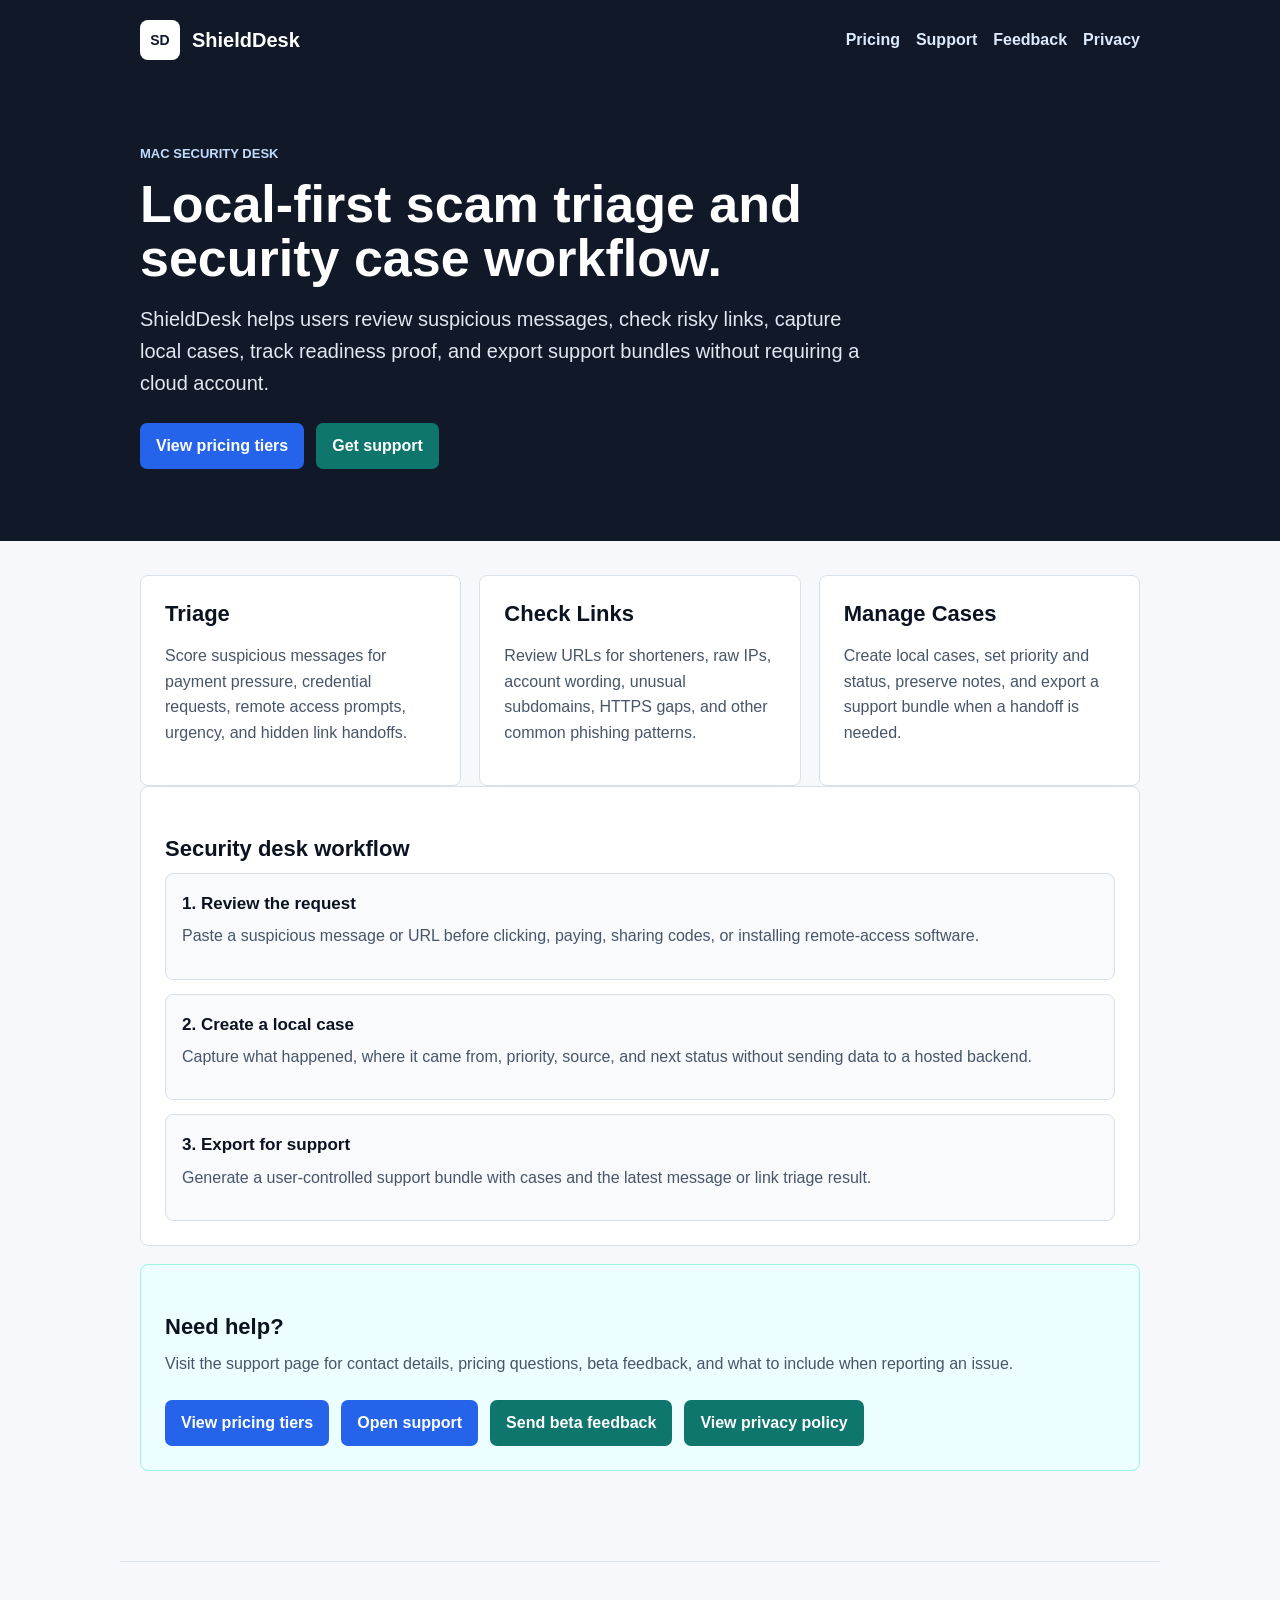
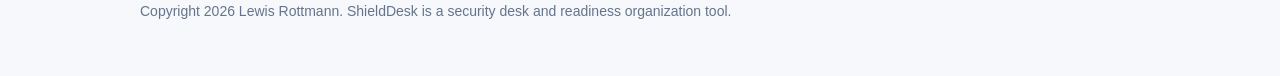
<file: index.html>
<!doctype html>
<html lang="en">
  <head>
    <meta charset="utf-8" />
    <meta name="viewport" content="width=device-width, initial-scale=1" />
    <title>ShieldDesk</title>
    <meta
      name="description"
      content="ShieldDesk is a local-first security desk for suspicious message triage, link checks, local cases, and support bundle export."
    />
    <link rel="stylesheet" href="styles.css" />
  </head>
  <body>
    <header class="site-header">
      <nav class="nav" aria-label="Main navigation">
        <a class="brand" href="index.html">
          <span class="brand-mark">SD</span>
          <span>ShieldDesk</span>
        </a>
        <div class="nav-links">
          <a href="pricing.html">Pricing</a>
          <a href="support.html">Support</a>
          <a href="feedback.html">Feedback</a>
          <a href="privacy.html">Privacy</a>
        </div>
      </nav>
      <section class="hero">
        <div class="hero-label">Mac security desk</div>
        <h1>Local-first scam triage and security case workflow.</h1>
        <p>
          ShieldDesk helps users review suspicious messages, check risky links,
          capture local cases, track readiness proof, and export support bundles
          without requiring a cloud account.
        </p>
        <div class="button-row hero-actions">
          <a class="button" href="pricing.html">View pricing tiers</a>
          <a class="button secondary" href="support.html">Get support</a>
        </div>
      </section>
    </header>

    <main class="main">
      <section class="grid" aria-label="ShieldDesk capabilities">
        <article class="card">
          <h2>Triage</h2>
          <p>
            Score suspicious messages for payment pressure, credential requests,
            remote access prompts, urgency, and hidden link handoffs.
          </p>
        </article>
        <article class="card">
          <h2>Check Links</h2>
          <p>
            Review URLs for shorteners, raw IPs, account wording, unusual
            subdomains, HTTPS gaps, and other common phishing patterns.
          </p>
        </article>
        <article class="card">
          <h2>Manage Cases</h2>
          <p>
            Create local cases, set priority and status, preserve notes, and
            export a support bundle when a handoff is needed.
          </p>
        </article>
      </section>

      <section class="content-card">
        <h2>Security desk workflow</h2>
        <div class="feature-list">
          <div>
            <strong>1. Review the request</strong>
            <p>Paste a suspicious message or URL before clicking, paying, sharing codes, or installing remote-access software.</p>
          </div>
          <div>
            <strong>2. Create a local case</strong>
            <p>Capture what happened, where it came from, priority, source, and next status without sending data to a hosted backend.</p>
          </div>
          <div>
            <strong>3. Export for support</strong>
            <p>Generate a user-controlled support bundle with cases and the latest message or link triage result.</p>
          </div>
        </div>
      </section>

      <section class="content-card callout">
        <h2>Need help?</h2>
        <p>
          Visit the support page for contact details, pricing questions, beta
          feedback, and what to include when reporting an issue.
        </p>
        <div class="button-row">
          <a class="button" href="pricing.html">View pricing tiers</a>
          <a class="button" href="support.html">Open support</a>
          <a class="button secondary" href="feedback.html">Send beta feedback</a>
          <a class="button secondary" href="privacy.html">View privacy policy</a>
        </div>
      </section>
    </main>

    <footer class="footer">
      <p class="small">Copyright 2026 Lewis Rottmann. ShieldDesk is a security desk and readiness organization tool.</p>
    </footer>
  </body>
</html>
</file>
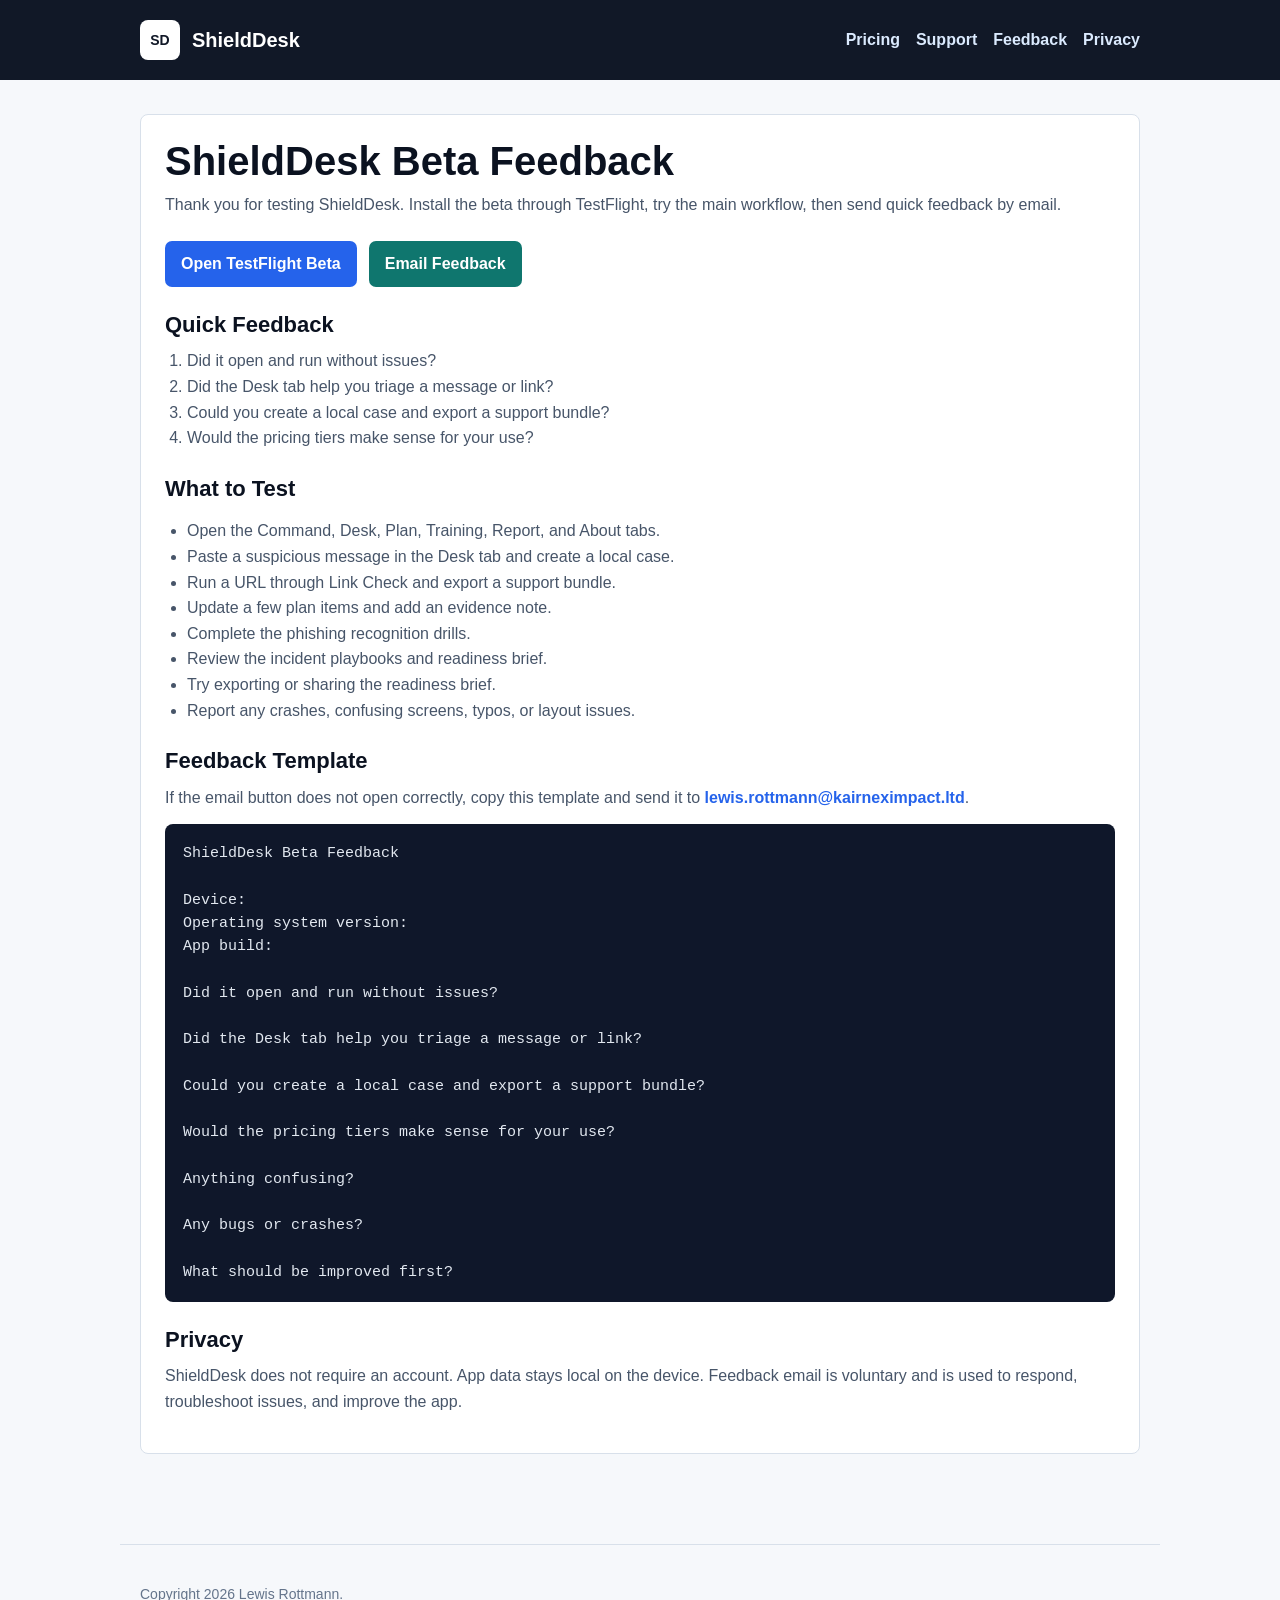
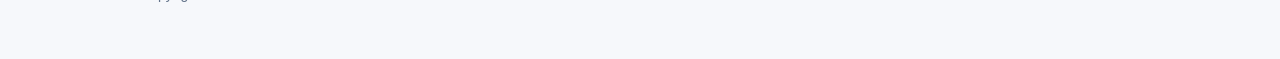
<file: feedback.html>
<!doctype html>
<html lang="en">
  <head>
    <meta charset="utf-8" />
    <meta name="viewport" content="width=device-width, initial-scale=1" />
    <title>ShieldDesk Beta Feedback</title>
    <meta
      name="description"
      content="Beta testing checklist and feedback template for ShieldDesk."
    />
    <link rel="stylesheet" href="styles.css" />
  </head>
  <body>
    <header class="site-header">
      <nav class="nav" aria-label="Main navigation">
        <a class="brand" href="index.html">
          <span class="brand-mark">SD</span>
          <span>ShieldDesk</span>
        </a>
        <div class="nav-links">
          <a href="pricing.html">Pricing</a>
          <a href="support.html">Support</a>
          <a href="feedback.html">Feedback</a>
          <a href="privacy.html">Privacy</a>
        </div>
      </nav>
    </header>

    <main class="main">
      <article class="content-card">
        <h1>ShieldDesk Beta Feedback</h1>
        <p>
          Thank you for testing ShieldDesk. Install the beta through TestFlight,
          try the main workflow, then send quick feedback by email.
        </p>

        <div class="button-row">
          <a class="button" href="https://testflight.apple.com/join/nrdks2vF">Open TestFlight Beta</a>
          <a
            class="button secondary"
            href="mailto:lewis.rottmann@kairneximpact.ltd?subject=ShieldDesk%20Beta%20Feedback&amp;body=ShieldDesk%20Beta%20Feedback%0A%0ADevice%3A%0AOperating%20system%20version%3A%0AApp%20build%3A%0A%0ADid%20it%20open%20and%20run%20without%20issues%3F%0A%0ADid%20the%20Desk%20tab%20help%20you%20triage%20a%20message%20or%20link%3F%0A%0ACould%20you%20create%20a%20local%20case%20and%20export%20a%20support%20bundle%3F%0A%0AWould%20the%20pricing%20tiers%20make%20sense%20for%20your%20use%3F%0A%0AAnything%20confusing%3F%0A%0AAny%20bugs%20or%20crashes%3F%0A%0AWhat%20should%20be%20improved%20first%3F"
            >Email Feedback</a>
        </div>

        <h2>Quick Feedback</h2>
        <ol class="question-list">
          <li>Did it open and run without issues?</li>
          <li>Did the Desk tab help you triage a message or link?</li>
          <li>Could you create a local case and export a support bundle?</li>
          <li>Would the pricing tiers make sense for your use?</li>
        </ol>

        <h2>What to Test</h2>
        <ul>
          <li>Open the Command, Desk, Plan, Training, Report, and About tabs.</li>
          <li>Paste a suspicious message in the Desk tab and create a local case.</li>
          <li>Run a URL through Link Check and export a support bundle.</li>
          <li>Update a few plan items and add an evidence note.</li>
          <li>Complete the phishing recognition drills.</li>
          <li>Review the incident playbooks and readiness brief.</li>
          <li>Try exporting or sharing the readiness brief.</li>
          <li>Report any crashes, confusing screens, typos, or layout issues.</li>
        </ul>

        <h2>Feedback Template</h2>
        <p>
          If the email button does not open correctly, copy this template and
          send it to <a href="mailto:lewis.rottmann@kairneximpact.ltd">lewis.rottmann@kairneximpact.ltd</a>.
        </p>
        <pre class="template-block">ShieldDesk Beta Feedback

Device:
Operating system version:
App build:

Did it open and run without issues?

Did the Desk tab help you triage a message or link?

Could you create a local case and export a support bundle?

Would the pricing tiers make sense for your use?

Anything confusing?

Any bugs or crashes?

What should be improved first?</pre>

        <h2>Privacy</h2>
        <p>
          ShieldDesk does not require an account. App data stays local on the
          device. Feedback email is voluntary and is used to respond,
          troubleshoot issues, and improve the app.
        </p>
      </article>
    </main>

    <footer class="footer">
      <p class="small">Copyright 2026 Lewis Rottmann.</p>
    </footer>
  </body>
</html>
</file>
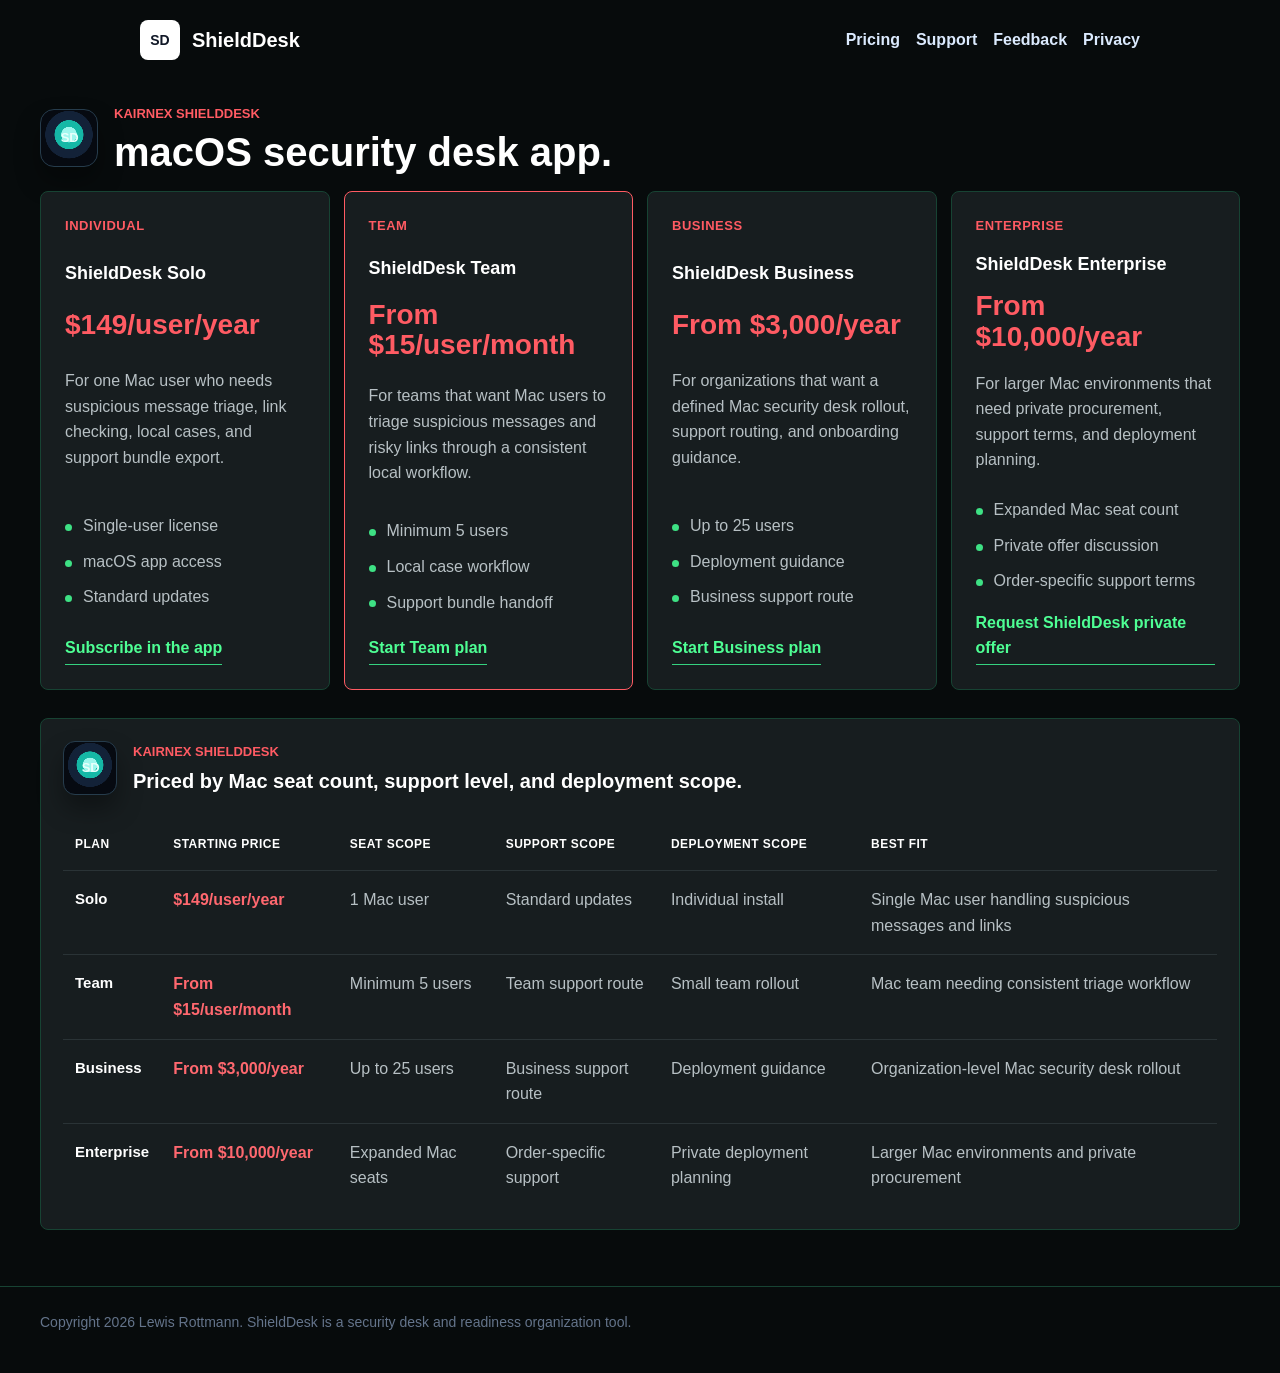
<file: pricing.html>
<!doctype html>
<html lang="en">
  <head>
    <meta charset="utf-8" />
    <meta name="viewport" content="width=device-width, initial-scale=1" />
    <title>ShieldDesk Pricing</title>
    <meta
      name="description"
      content="ShieldDesk pricing tiers for individual Mac users, teams, businesses, and enterprise deployments."
    />
    <link rel="stylesheet" href="styles.css" />
  </head>
  <body class="pricing-page">
    <header class="site-header pricing-header">
      <nav class="nav" aria-label="Main navigation">
        <a class="brand" href="index.html">
          <span class="brand-mark">SD</span>
          <span>ShieldDesk</span>
        </a>
        <div class="nav-links">
          <a href="pricing.html">Pricing</a>
          <a href="support.html">Support</a>
          <a href="feedback.html">Feedback</a>
          <a href="privacy.html">Privacy</a>
        </div>
      </nav>
      <section class="pricing-hero">
        <div class="hero-lockup">
          <span class="product-mark">SD</span>
          <div>
            <div class="hero-label danger-label">Kairnex ShieldDesk</div>
            <h1>macOS security desk app.</h1>
          </div>
        </div>
      </section>
    </header>

    <main class="pricing-main">
      <section class="pricing-grid" aria-label="ShieldDesk pricing plans">
        <article class="pricing-card">
          <span class="tier-label">Individual</span>
          <h2>ShieldDesk Solo</h2>
          <strong class="tier-price">$149/user/year</strong>
          <p>
            For one Mac user who needs suspicious message triage, link checking,
            local cases, and support bundle export.
          </p>
          <ul>
            <li>Single-user license</li>
            <li>macOS app access</li>
            <li>Standard updates</li>
          </ul>
          <a href="mailto:lewis.rottmann@kairneximpact.ltd?subject=ShieldDesk%20Solo">Subscribe in the app</a>
        </article>

        <article class="pricing-card featured">
          <span class="tier-label">Team</span>
          <h2>ShieldDesk Team</h2>
          <strong class="tier-price">From $15/user/month</strong>
          <p>
            For teams that want Mac users to triage suspicious messages and risky
            links through a consistent local workflow.
          </p>
          <ul>
            <li>Minimum 5 users</li>
            <li>Local case workflow</li>
            <li>Support bundle handoff</li>
          </ul>
          <a
            href="https://buy.stripe.com/test_28E8wRa7k5Rl0KS0UEfw400"
            target="_blank"
            rel="noopener noreferrer"
          >
            Start Team plan
          </a>
        </article>

        <article class="pricing-card">
          <span class="tier-label">Business</span>
          <h2>ShieldDesk Business</h2>
          <strong class="tier-price">From $3,000/year</strong>
          <p>
            For organizations that want a defined Mac security desk rollout,
            support routing, and onboarding guidance.
          </p>
          <ul>
            <li>Up to 25 users</li>
            <li>Deployment guidance</li>
            <li>Business support route</li>
          </ul>
          <a
            href="https://buy.stripe.com/test_5kQ3cx7ZcgvZ9hoeLufw401"
            target="_blank"
            rel="noopener noreferrer"
          >
            Start Business plan
          </a>
        </article>

        <article class="pricing-card">
          <span class="tier-label">Enterprise</span>
          <h2>ShieldDesk Enterprise</h2>
          <strong class="tier-price">From $10,000/year</strong>
          <p>
            For larger Mac environments that need private procurement, support
            terms, and deployment planning.
          </p>
          <ul>
            <li>Expanded Mac seat count</li>
            <li>Private offer discussion</li>
            <li>Order-specific support terms</li>
          </ul>
          <a href="mailto:lewis.rottmann@kairneximpact.ltd?subject=ShieldDesk%20Enterprise%20Private%20Offer">Request ShieldDesk private offer</a>
        </article>
      </section>

      <section class="pricing-table-card" aria-labelledby="pricing-scope-title">
        <div class="hero-lockup compact-lockup">
          <span class="product-mark small-mark">SD</span>
          <div>
            <div class="hero-label danger-label">Kairnex ShieldDesk</div>
            <h2 id="pricing-scope-title">Priced by Mac seat count, support level, and deployment scope.</h2>
          </div>
        </div>

        <div class="pricing-table-wrap">
          <table class="pricing-table">
            <thead>
              <tr>
                <th>Plan</th>
                <th>Starting Price</th>
                <th>Seat Scope</th>
                <th>Support Scope</th>
                <th>Deployment Scope</th>
                <th>Best Fit</th>
              </tr>
            </thead>
            <tbody>
              <tr>
                <th>Solo</th>
                <td>$149/user/year</td>
                <td>1 Mac user</td>
                <td>Standard updates</td>
                <td>Individual install</td>
                <td>Single Mac user handling suspicious messages and links</td>
              </tr>
              <tr>
                <th>Team</th>
                <td>From $15/user/month</td>
                <td>Minimum 5 users</td>
                <td>Team support route</td>
                <td>Small team rollout</td>
                <td>Mac team needing consistent triage workflow</td>
              </tr>
              <tr>
                <th>Business</th>
                <td>From $3,000/year</td>
                <td>Up to 25 users</td>
                <td>Business support route</td>
                <td>Deployment guidance</td>
                <td>Organization-level Mac security desk rollout</td>
              </tr>
              <tr>
                <th>Enterprise</th>
                <td>From $10,000/year</td>
                <td>Expanded Mac seats</td>
                <td>Order-specific support</td>
                <td>Private deployment planning</td>
                <td>Larger Mac environments and private procurement</td>
              </tr>
            </tbody>
          </table>
        </div>
      </section>
    </main>

    <footer class="footer pricing-footer">
      <p class="small">Copyright 2026 Lewis Rottmann. ShieldDesk is a security desk and readiness organization tool.</p>
    </footer>
  </body>
</html>
</file>
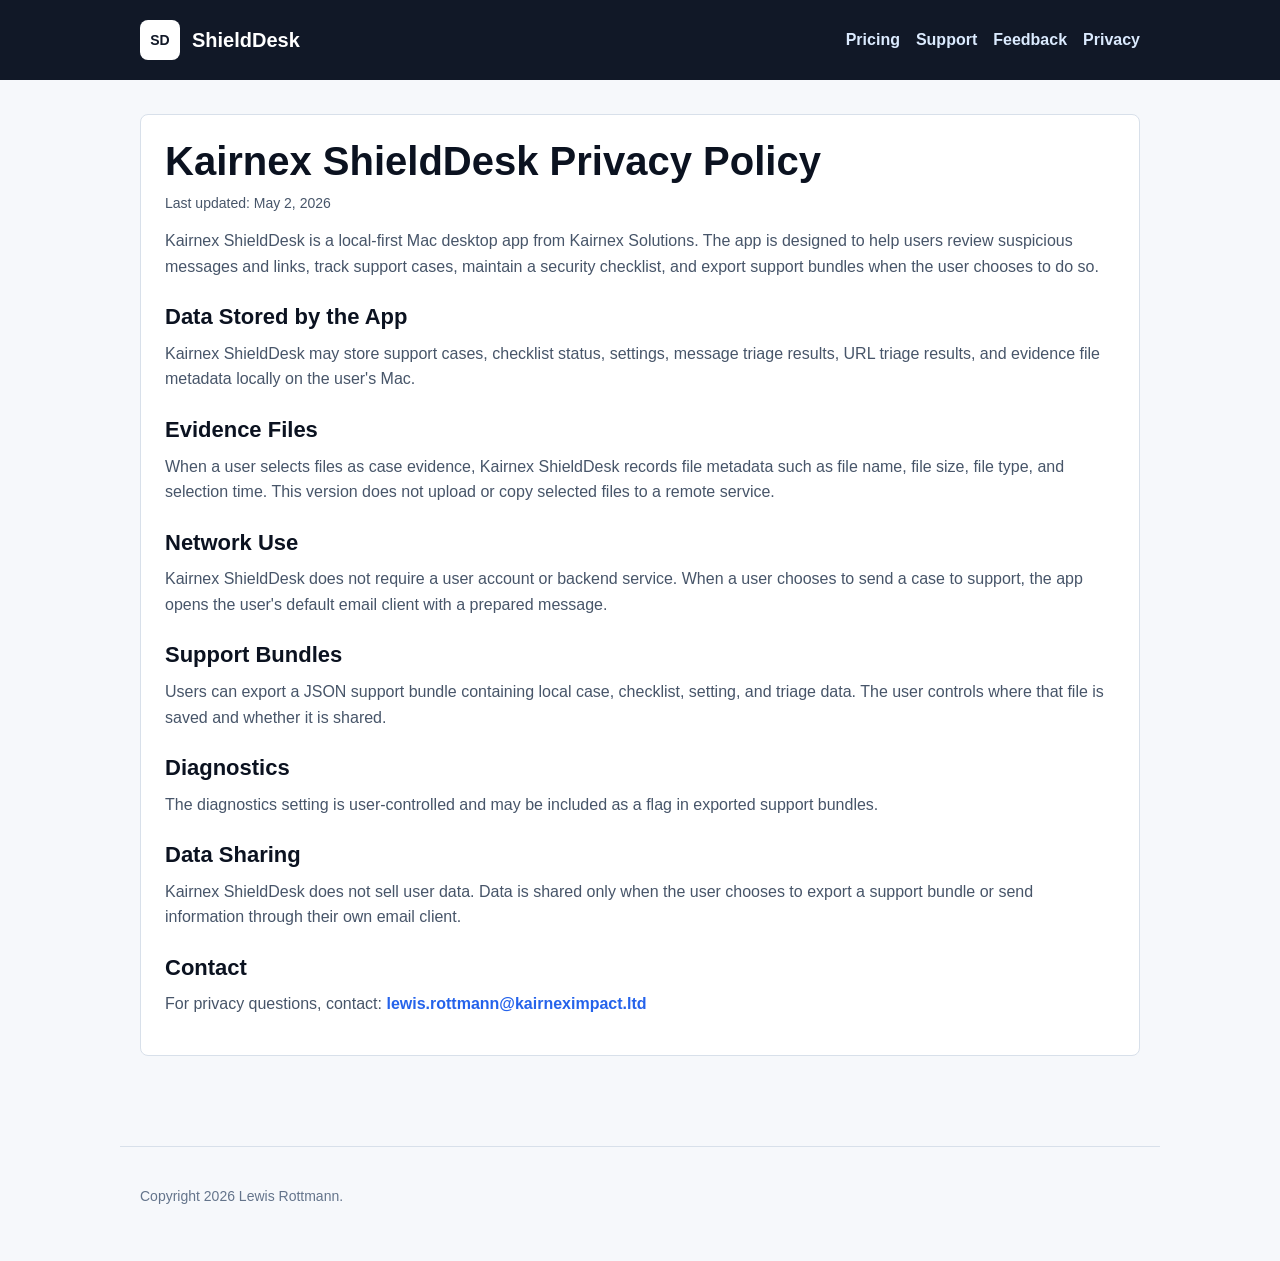
<file: privacy.html>
<!doctype html>
<html lang="en">
  <head>
    <meta charset="utf-8" />
    <meta name="viewport" content="width=device-width, initial-scale=1" />
    <title>ShieldDesk Privacy Policy</title>
    <meta
      name="description"
      content="Privacy policy for ShieldDesk, a local-first security desk app."
    />
    <link rel="stylesheet" href="styles.css" />
  </head>
  <body>
    <header class="site-header">
      <nav class="nav" aria-label="Main navigation">
        <a class="brand" href="index.html">
          <span class="brand-mark">SD</span>
          <span>ShieldDesk</span>
        </a>
        <div class="nav-links">
          <a href="pricing.html">Pricing</a>
          <a href="support.html">Support</a>
          <a href="feedback.html">Feedback</a>
          <a href="privacy.html">Privacy</a>
        </div>
      </nav>
    </header>

    <main class="main">
      <article class="content-card">
        <h1>Kairnex ShieldDesk Privacy Policy</h1>
        <p class="small">Last updated: May 2, 2026</p>

        <p>
          Kairnex ShieldDesk is a local-first Mac desktop app from Kairnex
          Solutions. The app is designed to help users review suspicious
          messages and links, track support cases, maintain a security
          checklist, and export support bundles when the user chooses to do so.
        </p>

        <h2>Data Stored by the App</h2>
        <p>
          Kairnex ShieldDesk may store support cases, checklist status,
          settings, message triage results, URL triage results, and evidence
          file metadata locally on the user's Mac.
        </p>

        <h2>Evidence Files</h2>
        <p>
          When a user selects files as case evidence, Kairnex ShieldDesk
          records file metadata such as file name, file size, file type, and
          selection time. This version does not upload or copy selected files to
          a remote service.
        </p>

        <h2>Network Use</h2>
        <p>
          Kairnex ShieldDesk does not require a user account or backend
          service. When a user chooses to send a case to support, the app opens
          the user's default email client with a prepared message.
        </p>

        <h2>Support Bundles</h2>
        <p>
          Users can export a JSON support bundle containing local case,
          checklist, setting, and triage data. The user controls where that file
          is saved and whether it is shared.
        </p>

        <h2>Diagnostics</h2>
        <p>
          The diagnostics setting is user-controlled and may be included as a
          flag in exported support bundles.
        </p>

        <h2>Data Sharing</h2>
        <p>
          Kairnex ShieldDesk does not sell user data. Data is shared only when
          the user chooses to export a support bundle or send information
          through their own email client.
        </p>

        <h2>Contact</h2>
        <p>
          For privacy questions, contact:
          <a href="mailto:lewis.rottmann@kairneximpact.ltd">lewis.rottmann@kairneximpact.ltd</a>
        </p>
      </article>
    </main>

    <footer class="footer">
      <p class="small">Copyright 2026 Lewis Rottmann.</p>
    </footer>
  </body>
</html>
</file>
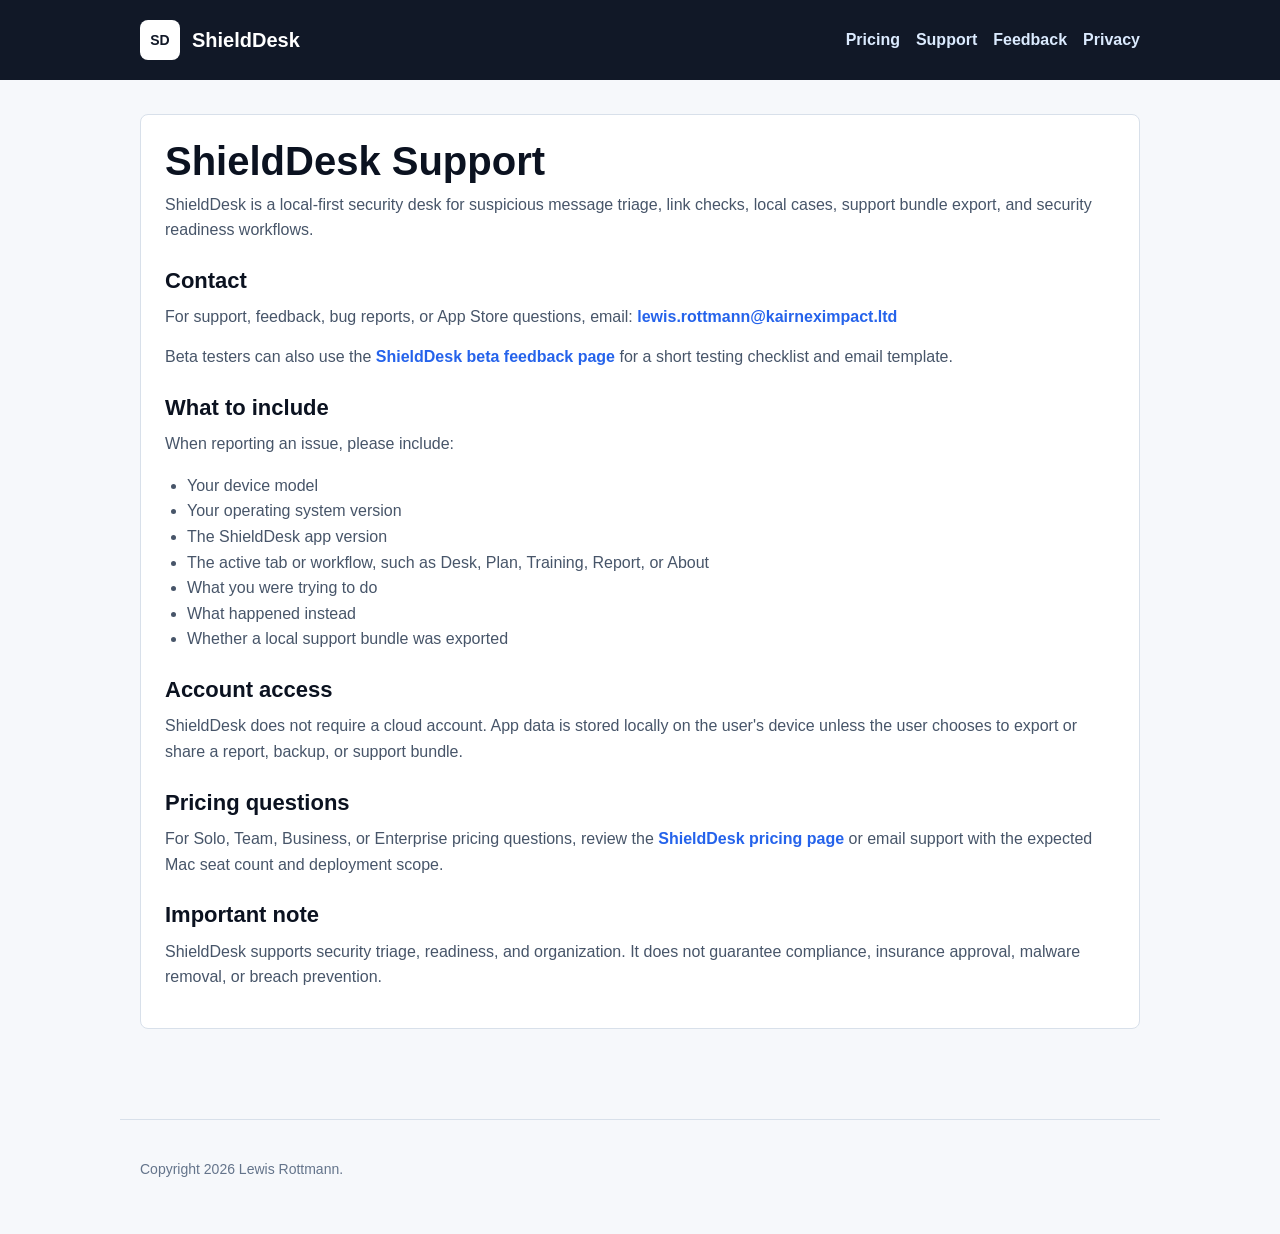
<file: support.html>
<!doctype html>
<html lang="en">
  <head>
    <meta charset="utf-8" />
    <meta name="viewport" content="width=device-width, initial-scale=1" />
    <title>ShieldDesk Support</title>
    <meta
      name="description"
      content="Support information for ShieldDesk, a local-first security desk for message triage, link checks, local cases, and support bundles."
    />
    <link rel="stylesheet" href="styles.css" />
  </head>
  <body>
    <header class="site-header">
      <nav class="nav" aria-label="Main navigation">
        <a class="brand" href="index.html">
          <span class="brand-mark">SD</span>
          <span>ShieldDesk</span>
        </a>
        <div class="nav-links">
          <a href="pricing.html">Pricing</a>
          <a href="support.html">Support</a>
          <a href="feedback.html">Feedback</a>
          <a href="privacy.html">Privacy</a>
        </div>
      </nav>
    </header>

    <main class="main">
      <article class="content-card">
        <h1>ShieldDesk Support</h1>
        <p>
          ShieldDesk is a local-first security desk for suspicious message
          triage, link checks, local cases, support bundle export, and security
          readiness workflows.
        </p>

        <h2>Contact</h2>
        <p>
          For support, feedback, bug reports, or App Store questions, email:
          <a href="mailto:lewis.rottmann@kairneximpact.ltd">lewis.rottmann@kairneximpact.ltd</a>
        </p>
        <p>
          Beta testers can also use the
          <a href="feedback.html">ShieldDesk beta feedback page</a> for a short
          testing checklist and email template.
        </p>

        <h2>What to include</h2>
        <p>When reporting an issue, please include:</p>
        <ul>
          <li>Your device model</li>
          <li>Your operating system version</li>
          <li>The ShieldDesk app version</li>
          <li>The active tab or workflow, such as Desk, Plan, Training, Report, or About</li>
          <li>What you were trying to do</li>
          <li>What happened instead</li>
          <li>Whether a local support bundle was exported</li>
        </ul>

        <h2>Account access</h2>
        <p>
          ShieldDesk does not require a cloud account. App data is stored
          locally on the user's device unless the user chooses to export or
          share a report, backup, or support bundle.
        </p>

        <h2>Pricing questions</h2>
        <p>
          For Solo, Team, Business, or Enterprise pricing questions, review the
          <a href="pricing.html">ShieldDesk pricing page</a> or email support
          with the expected Mac seat count and deployment scope.
        </p>

        <h2>Important note</h2>
        <p>
          ShieldDesk supports security triage, readiness, and organization. It
          does not guarantee compliance, insurance approval, malware removal, or
          breach prevention.
        </p>
      </article>
    </main>

    <footer class="footer">
      <p class="small">Copyright 2026 Lewis Rottmann.</p>
    </footer>
  </body>
</html>
</file>
<file: styles.css>
:root {
  color-scheme: light;
  --bg: #f6f8fb;
  --panel: #ffffff;
  --ink: #0b1220;
  --muted: #475569;
  --line: #d8e0ea;
  --blue: #2563eb;
  --teal: #0f766e;
  --dark: #111827;
}

* {
  box-sizing: border-box;
}

body {
  background: var(--bg);
  color: var(--ink);
  font-family: Arial, Helvetica, sans-serif;
  line-height: 1.6;
  margin: 0;
}

a {
  color: var(--blue);
  font-weight: 700;
  text-decoration: none;
}

a:hover {
  text-decoration: underline;
}

.site-header {
  background: var(--dark);
  color: #ffffff;
}

.nav {
  align-items: center;
  display: flex;
  gap: 24px;
  justify-content: space-between;
  margin: 0 auto;
  max-width: 1040px;
  padding: 20px;
}

.brand {
  align-items: center;
  color: #ffffff;
  display: flex;
  font-size: 20px;
  font-weight: 900;
  gap: 12px;
  letter-spacing: 0;
}

.brand-mark {
  align-items: center;
  background: #ffffff;
  border-radius: 8px;
  color: var(--dark);
  display: inline-flex;
  font-size: 14px;
  font-weight: 900;
  height: 40px;
  justify-content: center;
  width: 40px;
}

.nav-links {
  display: flex;
  flex-wrap: wrap;
  gap: 16px;
}

.nav-links a {
  color: #dbeafe;
}

.hero {
  margin: 0 auto;
  max-width: 1040px;
  padding: 64px 20px 72px;
}

.hero-label {
  color: #bfdbfe;
  font-size: 13px;
  font-weight: 900;
  letter-spacing: 0;
  text-transform: uppercase;
}

.hero h1 {
  font-size: 52px;
  line-height: 1.04;
  margin: 12px 0 18px;
  max-width: 760px;
}

.hero p {
  color: #e2e8f0;
  font-size: 20px;
  margin: 0;
  max-width: 720px;
}

.hero-actions {
  margin-top: 28px;
}

.main {
  margin: 0 auto;
  max-width: 1040px;
  padding: 34px 20px 72px;
}

.grid {
  display: grid;
  gap: 18px;
  grid-template-columns: repeat(3, 1fr);
}

.card,
.content-card {
  background: var(--panel);
  border: 1px solid var(--line);
  border-radius: 8px;
  padding: 24px;
}

.card h2,
.content-card h2 {
  font-size: 22px;
  line-height: 1.25;
  margin: 0 0 10px;
}

.card p,
.content-card p,
.content-card li {
  color: var(--muted);
}

.content-card {
  margin-bottom: 18px;
}

.content-card h1 {
  font-size: 40px;
  line-height: 1.12;
  margin: 0 0 8px;
}

.content-card h2 {
  margin-top: 24px;
}

.content-card p {
  margin: 0 0 14px;
}

.content-card ul {
  margin-bottom: 0;
  padding-left: 22px;
}

.question-list {
  color: var(--muted);
  margin: 0 0 8px;
  padding-left: 22px;
}

.template-block {
  background: #0f172a;
  border-radius: 8px;
  color: #e2e8f0;
  font-family: Consolas, "Courier New", monospace;
  font-size: 15px;
  line-height: 1.55;
  margin: 14px 0 0;
  overflow-x: auto;
  padding: 18px;
  white-space: pre-wrap;
}

.callout {
  background: #ecfeff;
  border-color: #99f6e4;
}

.feature-list {
  display: grid;
  gap: 14px;
}

.feature-list div {
  background: #f8fafc;
  border: 1px solid var(--line);
  border-radius: 8px;
  padding: 16px;
}

.feature-list strong {
  color: var(--ink);
  display: block;
  font-size: 17px;
  margin-bottom: 6px;
}

.button-row {
  display: flex;
  flex-wrap: wrap;
  gap: 12px;
  margin-top: 24px;
}

.button {
  align-items: center;
  background: var(--blue);
  border-radius: 7px;
  color: #ffffff;
  display: inline-flex;
  font-weight: 900;
  min-height: 44px;
  padding: 10px 16px;
}

.button.secondary {
  background: var(--teal);
}

.pricing-page {
  background: #070b0c;
}

.pricing-header {
  background: #070b0c;
}

.pricing-hero,
.pricing-main {
  margin: 0 auto;
  max-width: 1240px;
}

.pricing-hero {
  padding: 24px 20px 18px;
}

.hero-lockup {
  align-items: center;
  display: flex;
  gap: 16px;
}

.product-mark {
  align-items: center;
  background:
    radial-gradient(circle at 50% 44%, #9ff7ee 0 18%, #15b8a6 19% 34%, #132238 35% 56%, #060a11 57%);
  border: 1px solid #263c4c;
  border-radius: 14px;
  box-shadow: 0 14px 24px rgba(0, 0, 0, 0.34);
  color: transparent;
  display: inline-flex;
  flex: 0 0 auto;
  font-size: 1px;
  height: 58px;
  justify-content: center;
  overflow: hidden;
  width: 58px;
}

.product-mark::after {
  color: #e7fffb;
  content: "SD";
  font-size: 13px;
  font-weight: 900;
  letter-spacing: 0;
}

.small-mark {
  border-radius: 12px;
  height: 54px;
  width: 54px;
}

.danger-label {
  color: #ff5b63;
}

.pricing-hero h1 {
  color: #ffffff;
  font-size: 40px;
  line-height: 1.05;
  margin: 6px 0 0;
}

.pricing-main {
  display: grid;
  gap: 28px;
  padding: 0 20px 56px;
}

.pricing-grid {
  display: grid;
  gap: 14px;
  grid-template-columns: repeat(4, minmax(0, 1fr));
}

.pricing-card,
.pricing-table-card {
  background: #171d1f;
  border: 1px solid #174333;
  border-radius: 8px;
  color: #f8fafc;
}

.pricing-card {
  display: grid;
  gap: 16px;
  min-height: 392px;
  padding: 24px;
}

.pricing-card.featured {
  border-color: #ff5b63;
}

.tier-label {
  color: #ff5b63;
  font-size: 13px;
  font-weight: 900;
  letter-spacing: 0.04em;
  text-transform: uppercase;
}

.pricing-card h2 {
  color: #ffffff;
  font-size: 18px;
  line-height: 1.25;
  margin: 0;
}

.tier-price {
  color: #ff5b63;
  display: block;
  font-size: 28px;
  line-height: 1.1;
}

.pricing-card p,
.pricing-card li,
.pricing-table td {
  color: #b7c0c4;
}

.pricing-card p {
  margin: 2px 0 8px;
}

.pricing-card ul {
  display: grid;
  gap: 10px;
  margin: auto 0 0;
  padding: 0;
}

.pricing-card li {
  list-style: none;
  padding-left: 18px;
  position: relative;
}

.pricing-card li::before {
  background: #3ee184;
  border-radius: 999px;
  content: "";
  height: 7px;
  left: 0;
  position: absolute;
  top: 0.68em;
  width: 7px;
}

.pricing-card a {
  align-self: end;
  border-bottom: 1px solid #35d27f;
  color: #4eff94;
  padding-bottom: 3px;
  width: fit-content;
}

.pricing-table-card {
  display: grid;
  gap: 24px;
  padding: 22px;
}

.compact-lockup h2 {
  color: #ffffff;
  font-size: 20px;
  line-height: 1.28;
  margin: 6px 0 0;
}

.pricing-table-wrap {
  overflow-x: auto;
}

.pricing-table {
  border-collapse: collapse;
  min-width: 980px;
  width: 100%;
}

.pricing-table th,
.pricing-table td {
  border-top: 1px solid #2a3336;
  padding: 16px 12px;
  text-align: left;
  vertical-align: top;
}

.pricing-table thead th {
  border-top: 0;
  color: #ffffff;
  font-size: 12px;
  letter-spacing: 0.04em;
  text-transform: uppercase;
}

.pricing-table tbody th {
  color: #ffffff;
  font-size: 15px;
}

.pricing-table td:nth-child(2) {
  color: #ff686f;
  font-weight: 900;
}

.footer {
  border-top: 1px solid var(--line);
  color: var(--muted);
  margin: 0 auto;
  max-width: 1040px;
  padding: 24px 20px 40px;
}

.pricing-footer {
  background: #070b0c;
  border-top-color: #174333;
  max-width: none;
}

.pricing-footer p {
  margin: 0 auto;
  max-width: 1200px;
}

.small {
  color: #64748b;
  font-size: 14px;
}

@media (max-width: 1100px) {
  .pricing-grid {
    grid-template-columns: repeat(2, minmax(0, 1fr));
  }
}

@media (max-width: 760px) {
  .nav {
    align-items: flex-start;
    flex-direction: column;
  }

  .hero {
    padding-top: 44px;
  }

  .hero h1 {
    font-size: 38px;
  }

  .hero p {
    font-size: 18px;
  }

  .grid {
    grid-template-columns: 1fr;
  }

  .pricing-hero h1 {
    font-size: 34px;
  }

  .pricing-grid {
    grid-template-columns: 1fr;
  }

  .pricing-card {
    min-height: 0;
  }

  .hero-lockup {
    align-items: flex-start;
  }

  .tier-price {
    font-size: 25px;
  }
}
</file>
